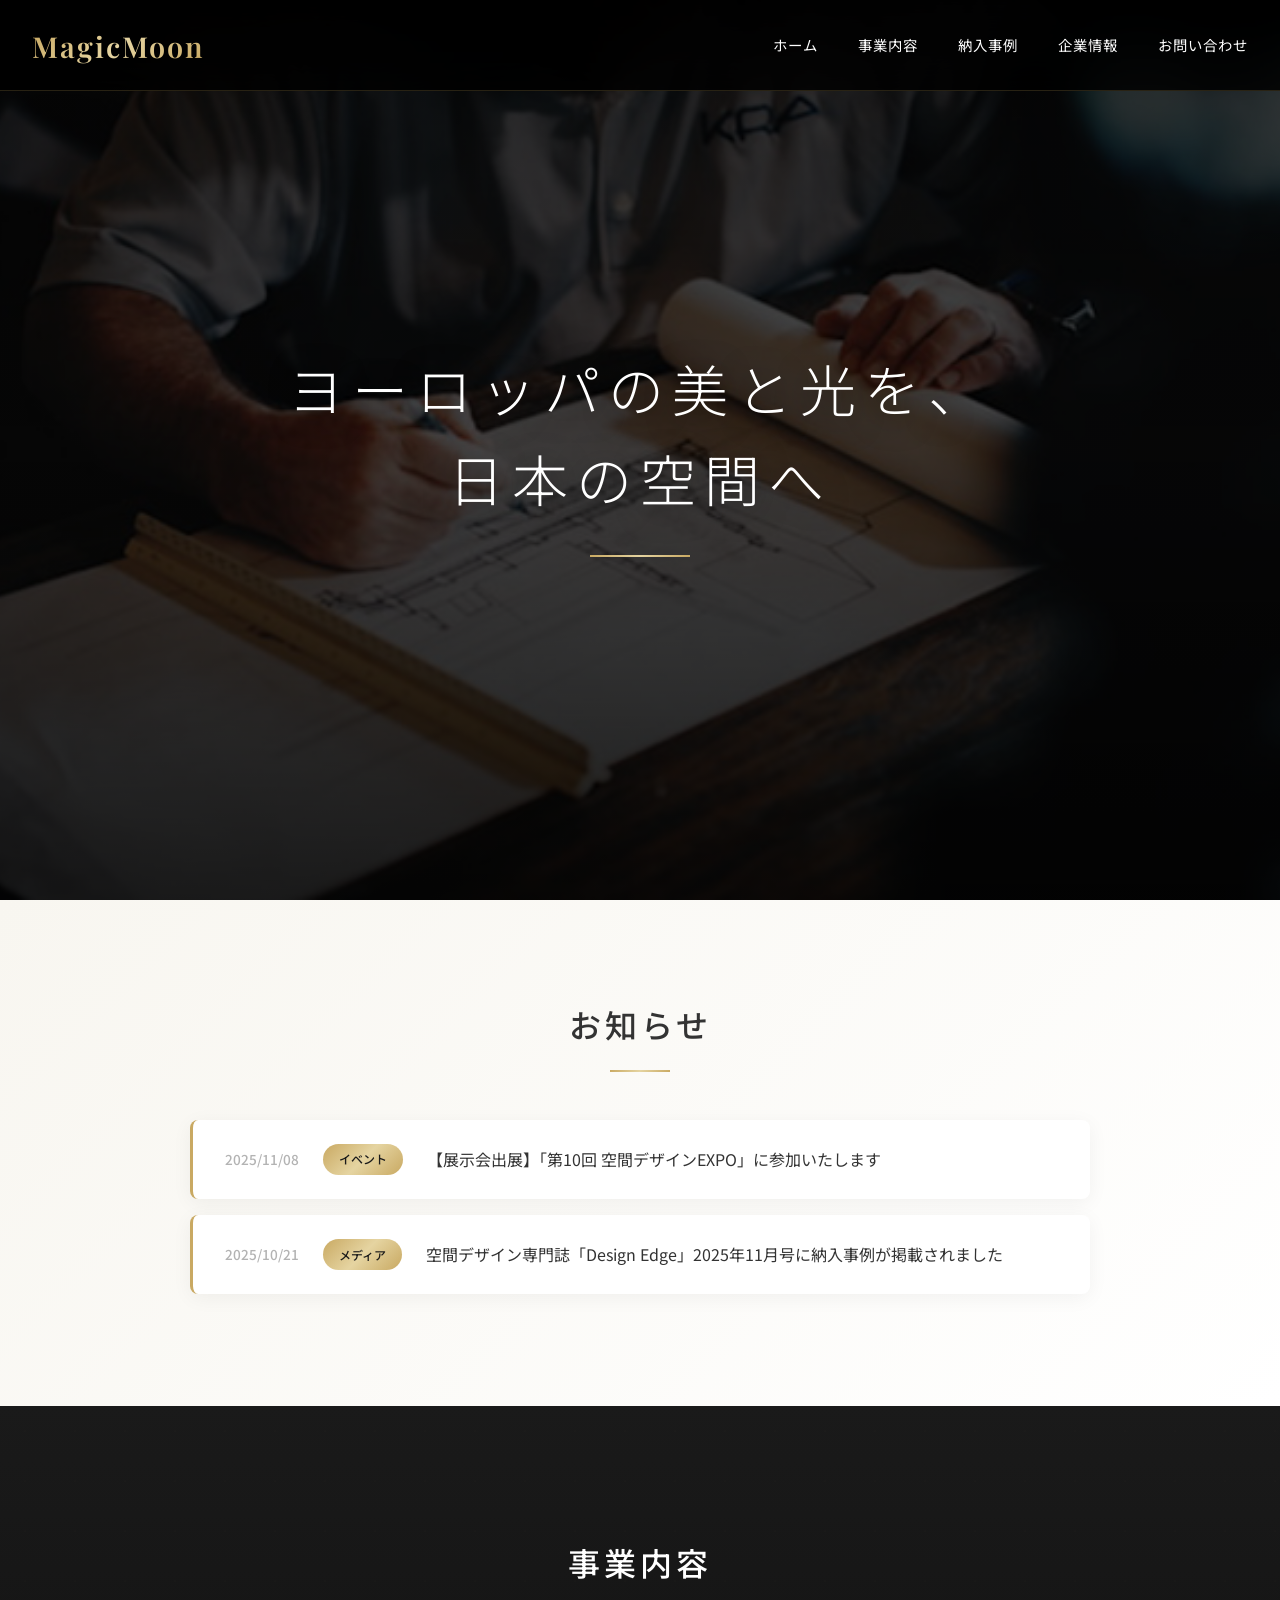
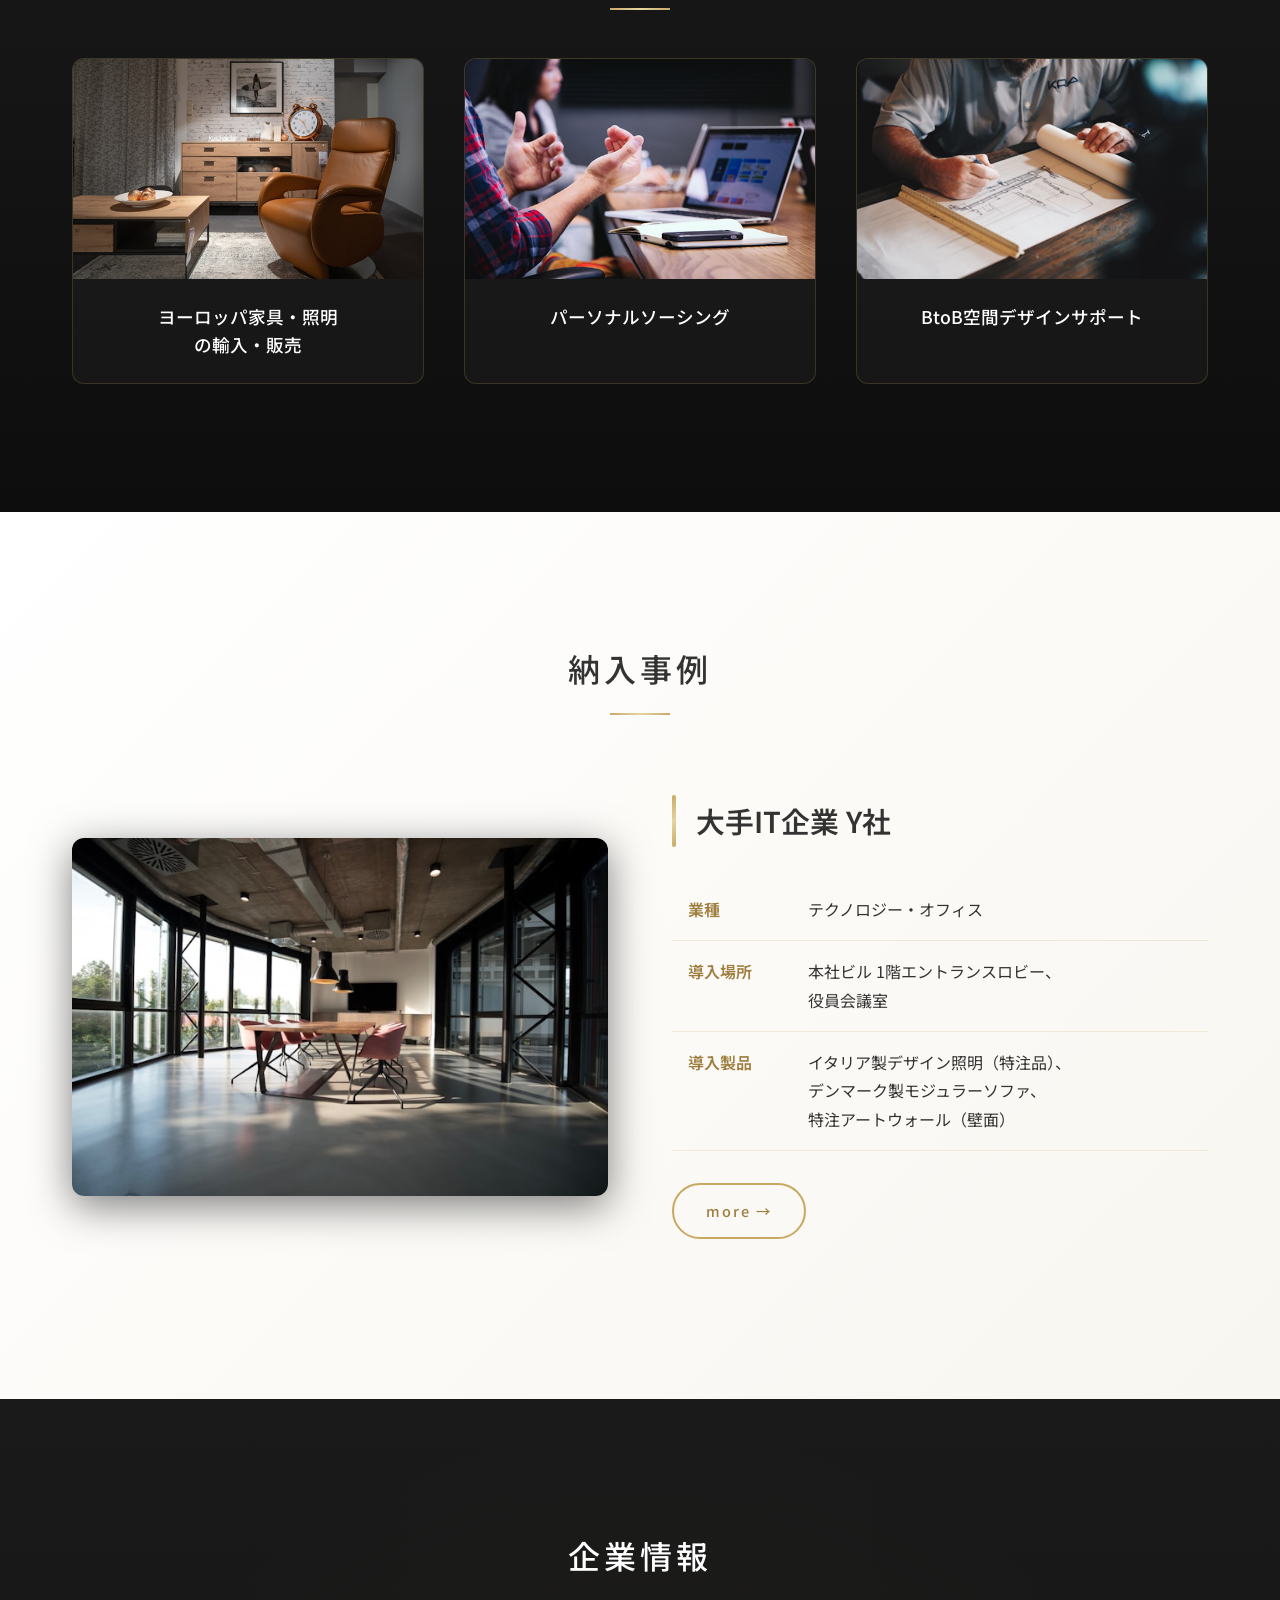
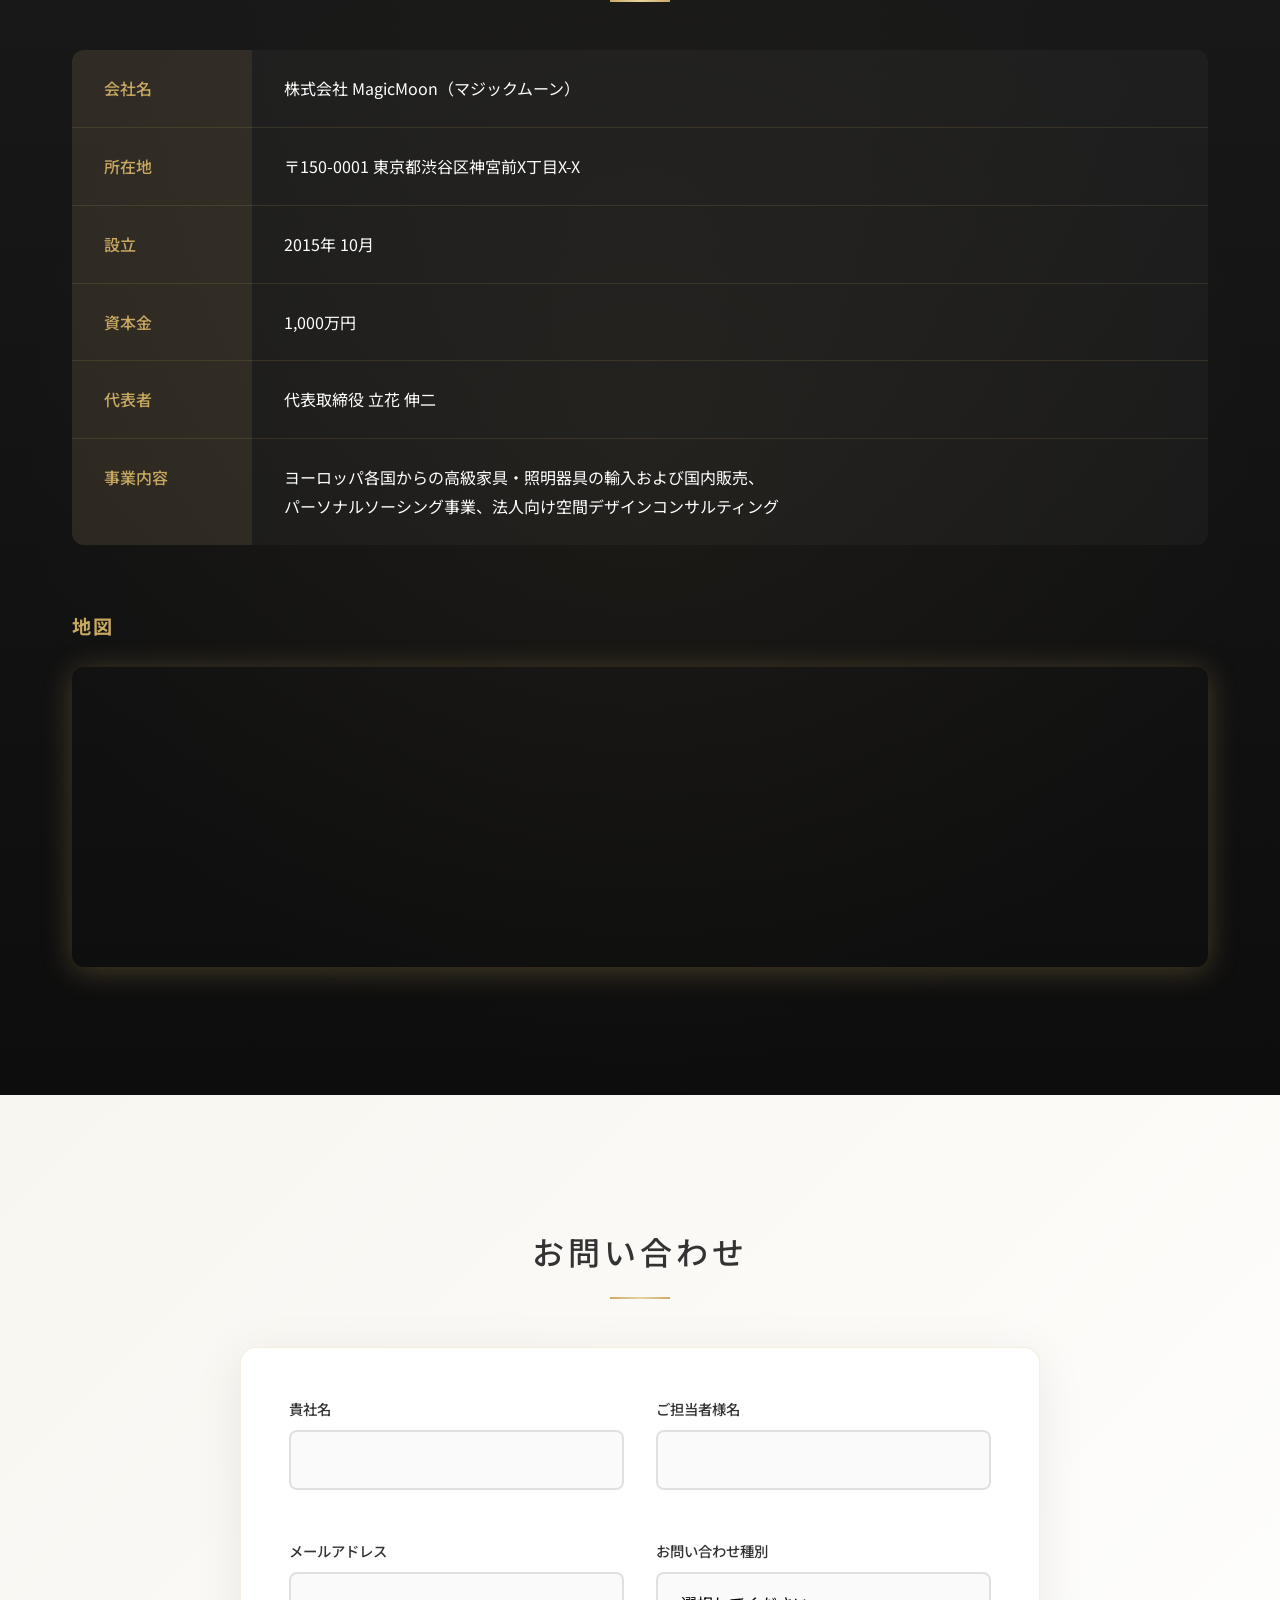
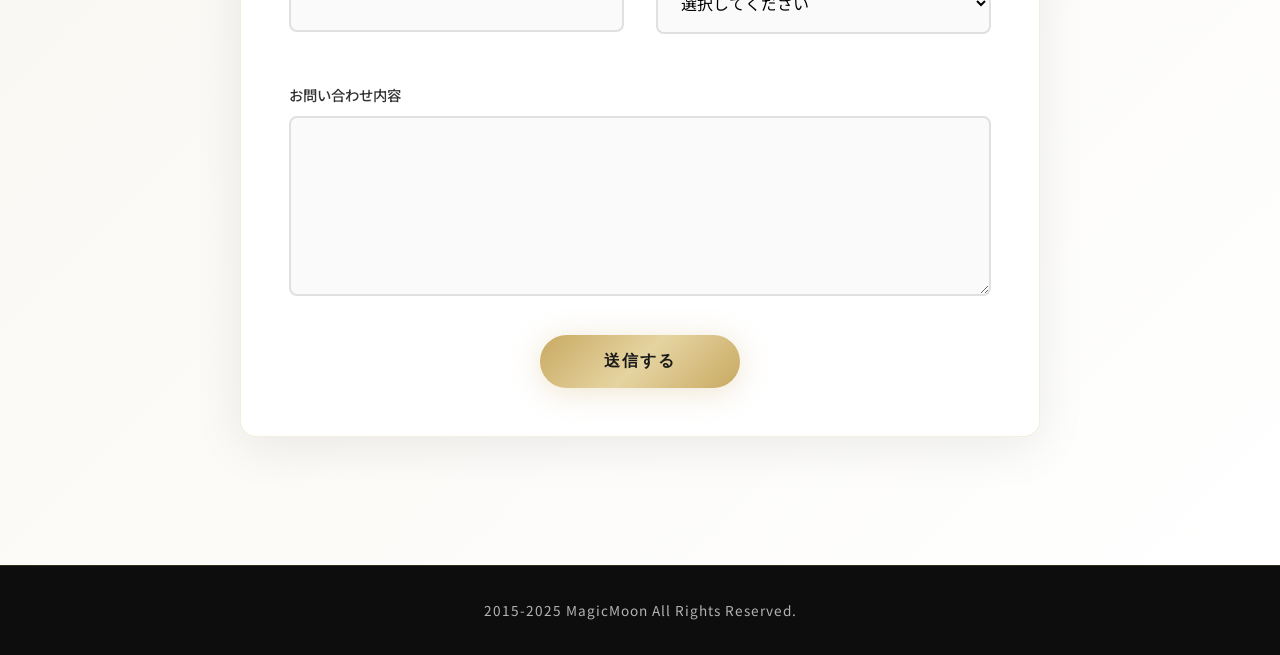
<file: index.html>
<!DOCTYPE html>
<!--
  ============================================================
  MagicMoon コーポレートサイト - トップページ
  ============================================================
  このファイルはWebサイトの「玄関」となるトップページです。
  HTMLは「HyperText Markup Language」の略で、
  Webページの「骨組み（構造）」を作るための言語です。
  ※ <!DOCTYPE html> は「これはHTML5で書かれた文書ですよ」という宣言です。

  初学者向けの読み方:
  1. <head> で CSS・フォント・アイコンなどの読み込みを確認する
  2. <header> と <nav> で、サイト共通の上部メニュー構造を見る
  3. <section> ごとに「ヒーロー」「お知らせ」「事業内容」などの役割を追う
  4. class 名が css/style.css、id 名が js/main.js とつながる点を確認する
  ============================================================
-->

<!-- lang="ja" は「このページの言語は日本語です」という指定。検索エンジンや読み上げソフトに伝わります -->
<html lang="ja">

<!-- =================================================================
     <head>タグ：ページの「設定情報」を書く場所
     ここに書いた内容はブラウザに表示されません。
     文字コード、タイトル、CSS読み込みなど「裏方」の情報を入れます。
     ================================================================= -->
<head>
    <!-- charset="UTF-8"：文字化けを防ぐための文字コード指定（日本語を扱うので必須） -->
    <meta charset="UTF-8">

    <!-- viewport設定：スマホ・タブレットで正しく表示するためのおまじない
         width=device-width   → 画面幅に合わせる
         initial-scale=1.0    → 初期表示の拡大率を等倍にする -->
    <meta name="viewport" content="width=device-width, initial-scale=1.0">

    <!-- <title>：ブラウザのタブに表示されるページ名（検索結果にも表示される重要な要素） -->
    <title>MagicMoon | ヨーロッパの美と光を、日本の空間へ</title>

    <!-- ファビコン：ブラウザのタブやブックマークに表示される小さなアイコン -->
    <link rel="icon" type="image/svg+xml" href="favicon.svg">

    <!-- 自作のCSSファイルを読み込む（見た目・デザインを担当する） -->
    <link rel="stylesheet" href="css/style.css">

    <!-- Google Fontsからおしゃれなフォントを読み込む
         Noto Sans JP    → 日本語用のすっきりしたフォント
         Playfair Display → ロゴなどに使う高級感のある英字フォント -->
    <link href="https://fonts.googleapis.com/css2?family=Noto+Sans+JP:wght@300;400;500;700&family=Playfair+Display:wght@400;600&display=swap" rel="stylesheet">

    <!-- Font Awesome：アイコン（矢印や虫眼鏡など）を簡単に使えるライブラリ -->
    <link rel="stylesheet" href="https://cdn.jsdelivr.net/npm/@fortawesome/fontawesome-free@6.4.0/css/all.min.css">
</head>

<!-- =================================================================
     <body>タグ：実際にブラウザに表示される「中身」を書く場所
     ここから下に書いた内容がユーザーの目に見えます。
     ================================================================= -->
<body>

    <!-- =========================================================
         ヘッダー（ページの一番上に固定表示される帯）
         <header>はHTML5で追加された「ヘッダー専用」のタグです。
         ロゴやナビゲーションメニューを入れるのが一般的。
         ========================================================= -->
    <header class="header">
        <div class="header-inner">

            <!-- ロゴ（サイト名）。<h1>はページの中で最も重要な見出し
                 トップページではサイト名を<h1>にするのがSEOで有利 -->
            <h1 class="logo">
                <a href="index.html">MagicMoon</a>
            </h1>

            <!-- ナビゲーション（メニュー）：<nav>はメニュー専用タグ
                 id="nav" はJavaScriptから操作するための目印 -->
            <nav class="nav" id="nav">
                <!-- <ul>は順序のないリスト（箇条書き）。<li>がその項目 -->
                <ul class="nav-list">
                    <li><a href="index.html">ホーム</a></li>
                    <!-- href="#business" のように#から始まるリンクはページ内ジャンプ
                         (idが"business"の場所までスクロールする) -->
                    <li><a href="#business">事業内容</a></li>
                    <li><a href="case.html">納入事例</a></li>
                    <li><a href="#company">企業情報</a></li>
                    <li><a href="#contact">お問い合わせ</a></li>
                </ul>
            </nav>

            <!-- ハンバーガーメニュー（スマホ用の3本線ボタン）
                 普段は隠れていて、画面が狭い時だけ表示されます
                 aria-label：目が見えないユーザー向けの説明（読み上げソフトが読む） -->
            <button class="hamburger" id="hamburger" aria-label="メニューを開く">
                <!-- <span>×3で3本の横線を表現（CSSでアニメーションさせる） -->
                <span></span>
                <span></span>
                <span></span>
            </button>
        </div>
    </header>

    <!-- =========================================================
         メインビジュアル（ヒーローセクション）
         ページを開いて最初に目に入る、大きな画像とキャッチコピーの部分。
         「ヒーロー」とはWeb業界の用語で「主役」という意味。
         ========================================================= -->
    <section class="hero">
        <!-- 背景画像を絶対配置で敷く -->
        <div class="hero-bg">
            <!-- alt属性：画像が表示できないときに代わりに表示される文字
                 視覚障害者向けの読み上げにも使われる重要な情報 -->
            <img src="image/BtoB空間デザインサポート.jpg" alt="設計図を描く職人">
        </div>
        <!-- 背景の上に重ねるテキスト -->
        <div class="hero-content">
            <!-- <br>は強制改行。スマホでも改行位置を制御したいときに使う -->
            <h2 class="hero-title">ヨーロッパの美と光を、<br>日本の空間へ</h2>
        </div>
    </section>

    <!-- =========================================================
         お知らせセクション
         新着情報やお知らせを表示する領域
         ========================================================= -->
    <section class="news">
        <!-- container：横幅を制限して中央寄せするための共通クラス -->
        <div class="container">
            <h2 class="section-title">お知らせ</h2>
            <ul class="news-list">

                <!-- お知らせ1件分。日付・カテゴリ・本文の3要素で構成 -->
                <li class="news-item">
                    <span class="news-date">2025/11/08</span>
                    <span class="news-category">イベント</span>
                    <p class="news-text">【展示会出展】「第10回 空間デザインEXPO」に参加いたします</p>
                </li>

                <li class="news-item">
                    <span class="news-date">2025/10/21</span>
                    <span class="news-category">メディア</span>
                    <p class="news-text">空間デザイン専門誌「Design Edge」2025年11月号に納入事例が掲載されました</p>
                </li>

            </ul>
        </div>
    </section>

    <!-- =========================================================
         事業内容セクション
         id="business" → ヘッダーの「事業内容」リンクからジャンプしてくる場所
         ========================================================= -->
    <section class="business" id="business">
        <div class="container">
            <h2 class="section-title">事業内容</h2>

            <!-- 3つの事業を横並びカードで表示する -->
            <div class="business-list">

                <!-- 事業カード1：ヨーロッパ家具・照明 -->
                <div class="business-item">
                    <div class="business-image">
                        <img src="image/ヨーロッパ家具.jpg" alt="ヨーロッパ家具・照明">
                    </div>
                    <h3 class="business-title">ヨーロッパ家具・照明<br>の輸入・販売</h3>
                </div>

                <!-- 事業カード2：パーソナルソーシング -->
                <div class="business-item">
                    <div class="business-image">
                        <img src="image/パーソナルソーシング.jpg" alt="パーソナルソーシング">
                    </div>
                    <h3 class="business-title">パーソナルソーシング</h3>
                </div>

                <!-- 事業カード3：BtoB空間デザインサポート -->
                <div class="business-item">
                    <div class="business-image">
                        <img src="image/BtoB空間デザインサポート.jpg" alt="BtoB空間デザインサポート">
                    </div>
                    <h3 class="business-title">BtoB空間デザインサポート</h3>
                </div>

            </div>
        </div>
    </section>

    <!-- =========================================================
         納入事例セクション（トップページの抜粋版）
         詳細はcase.htmlへ誘導する
         ========================================================= -->
    <section class="case" id="case">
        <div class="container">
            <h2 class="section-title">納入事例</h2>

            <!-- 左に画像、右に情報の2カラム構成（CSS Gridで横並びにする） -->
            <div class="case-content">

                <!-- 左側：事例の写真 -->
                <div class="case-image">
                    <img src="image/納⼊事例Y社.jpg" alt="大手IT企業 Y社 納入事例">
                </div>

                <!-- 右側：会社名・詳細表・もっと見るボタン -->
                <div class="case-info">
                    <h3 class="case-company">大手IT企業 Y社</h3>

                    <!-- <table>：データを表形式で見せる
                         <tr>=行(row)、<th>=見出しセル、<td>=データセル -->
                    <table class="case-table">
                        <tr>
                            <th>業種</th>
                            <td>テクノロジー・オフィス</td>
                        </tr>
                        <tr>
                            <th>導入場所</th>
                            <td>本社ビル 1階エントランスロビー、<br>役員会議室</td>
                        </tr>
                        <tr>
                            <th>導入製品</th>
                            <td>イタリア製デザイン照明（特注品）、<br>デンマーク製モジュラーソファ、<br>特注アートウォール（壁面）</td>
                        </tr>
                    </table>

                    <!-- 詳細ページへのリンク（→マークはCSSではなく文字として書いている） -->
                    <a href="case.html" class="btn-more">more →</a>
                </div>

            </div>
        </div>
    </section>

    <!-- =========================================================
         企業情報セクション
         会社の基本情報と地図を表示する
         ========================================================= -->
    <section class="company" id="company">
        <div class="container">
            <h2 class="section-title">企業情報</h2>

            <!-- スマホで表が画面からはみ出した時に横スクロールできるようラップしておく -->
            <div class="company-table-wrapper">
                <table class="company-table">
                    <tr>
                        <th>会社名</th>
                        <td>株式会社 MagicMoon（マジックムーン）</td>
                    </tr>
                    <tr>
                        <th>所在地</th>
                        <td>〒150-0001 東京都渋谷区神宮前X丁目X-X</td>
                    </tr>
                    <tr>
                        <th>設立</th>
                        <td>2015年 10月</td>
                    </tr>
                    <tr>
                        <th>資本金</th>
                        <td>1,000万円</td>
                    </tr>
                    <tr>
                        <th>代表者</th>
                        <td>代表取締役 立花 伸二</td>
                    </tr>
                    <tr>
                        <th>事業内容</th>
                        <td>ヨーロッパ各国からの高級家具・照明器具の輸入および国内販売、<br>パーソナルソーシング事業、法人向け空間デザインコンサルティング</td>
                    </tr>
                </table>
            </div>

            <!-- 地図エリア -->
            <div class="map">
                <h3 class="map-title">地図</h3>
                <div class="map-embed">
                    <!-- <iframe>：別のWebページを枠の中に埋め込むタグ
                         ここではGoogle Mapsを埋め込んでいる
                         loading="lazy" → 画面に表示される直前に読み込む（表示速度UP） -->
                    <iframe src="https://www.google.com/maps/embed?pb=!1m18!1m12!1m3!1d3241.0924034423!2d139.70254731525882!3d35.66778798019773!2m3!1f0!2f0!3f0!3m2!1i1024!2i768!4f13.1!3m3!1m2!1s0x60188ca23a8e96a7%3A0x1d5c5c8d5a6e2e0!2z5p2x5Lqs6YO95riL6LC35Yy656We5a6u5YmN!5e0!3m2!1sja!2sjp!4v1699000000000!5m2!1sja!2sjp" width="100%" height="300" style="border:0;" allowfullscreen="" loading="lazy" referrerpolicy="no-referrer-when-downgrade"></iframe>
                </div>
            </div>
        </div>
    </section>

    <!-- =========================================================
         お問い合わせセクション
         <form>でユーザーから情報を受け取る部分
         ========================================================= -->
    <section class="contact" id="contact">
        <div class="container">
            <h2 class="section-title">お問い合わせ</h2>

            <!-- <form>：入力フォーム全体を囲むタグ
                 id="contactForm" はJavaScriptから送信処理をフックするための目印 -->
            <form class="contact-form" id="contactForm">

                <!-- 1行目：貴社名 と 担当者名 を横並び -->
                <div class="form-row">
                    <!-- form-group：ラベルと入力欄をセットにする単位 -->
                    <div class="form-group">
                        <!-- <label for="〇〇"> と <input id="〇〇"> を一致させると
                             ラベルクリックで入力欄にカーソルが移る -->
                        <label for="company-name">貴社名</label>
                        <!-- type="text" → 文字を1行入力できる
                             required → 未入力だと送信できない（ブラウザの標準機能） -->
                        <input type="text" id="company-name" name="company-name" required>
                    </div>
                    <div class="form-group">
                        <label for="name">ご担当者様名</label>
                        <input type="text" id="name" name="name" required>
                    </div>
                </div>

                <!-- 2行目：メールアドレス と お問い合わせ種別 -->
                <div class="form-row">
                    <div class="form-group">
                        <label for="email">メールアドレス</label>
                        <!-- type="email" → メアド形式じゃないと警告が出る -->
                        <input type="email" id="email" name="email" required>
                    </div>
                    <div class="form-group">
                        <label for="inquiry-type">お問い合わせ種別</label>
                        <!-- <select>：プルダウン式の選択肢
                             <option>がそれぞれの選択肢 -->
                        <select id="inquiry-type" name="inquiry-type" required>
                            <option value="">選択してください</option>
                            <option value="service">サービス全般に関するご相談</option>
                            <option value="case">納入事例・実績に関するお問い合わせ</option>
                            <option value="sourcing">パーソナルソーシングのご依頼</option>
                            <option value="media">取材・メディア掲載に関するお問い合わせ</option>
                            <option value="other">その他</option>
                        </select>
                    </div>
                </div>

                <!-- お問い合わせ内容（1行ぶち抜きで広く取る） -->
                <div class="form-group full-width">
                    <label for="message">お問い合わせ内容</label>
                    <!-- <textarea>：複数行のテキスト入力欄
                         rows="6" → 初期表示の高さを6行ぶんにする -->
                    <textarea id="message" name="message" rows="6" required></textarea>
                </div>

                <!-- 送信ボタン
                     type="submit" → クリックでフォームを送信する -->
                <div class="form-submit">
                    <button type="submit" class="btn-submit">送信する</button>
                </div>
            </form>
        </div>
    </section>

    <!-- =========================================================
         フッター（ページ最下部）
         <footer>はHTML5で追加された「フッター専用」のタグ
         ========================================================= -->
    <footer class="footer">
        <p class="copyright">2015-2025 MagicMoon All Rights Reserved.</p>
    </footer>

    <!-- JavaScriptファイルの読み込み
         </body>の直前に置くことで、HTMLの読み込みが終わってから実行される
         （ページの表示が早くなる定番テクニック） -->
    <script src="js/main.js"></script>
</body>
</html>
</file>
<file: css/style.css>
/* ============================================================
   MagicMoon - メインスタイルシート（CSSファイル）
   ============================================================
   CSSは「Cascading Style Sheets」の略で、
   HTMLで作った骨組みに「色・大きさ・配置」などの装飾を付ける言語です。
   セレクタ { プロパティ: 値; } の形で書きます。

   このファイルではゴールド×ブラックの「高級感」を演出する
   ラグジュアリースタイルを実装しています。

   初学者向けの読み方:
     1. :root の CSS変数で、色・影・フォントをどう管理しているか見る
     2. header / hero / business / case / contact など、HTMLのsection単位で読む
     3. .active や .scrolled は JavaScript が付け外しする状態クラスとして見る
     4. ファイル後半の @media で、スマホ表示への上書き方法を確認する
   ============================================================ */


/* ============================================================
   カスタムプロパティ（CSS変数）
   ------------------------------------------------------------
   :root は「HTML全体のルート要素」のこと。
   ここで --変数名: 値; と書くと、後から var(--変数名) で呼び出せます。
   色やフォントサイズを一括管理できるので、修正がラク！
   ============================================================ */
:root {
    /* メインカラー：ゴールド系の3色（明るい・標準・暗い） */
    --primary-gold: #c9a962;        /* 標準ゴールド */
    --primary-gold-light: #e5d4a1;  /* 明るいゴールド（ハイライト用） */
    --primary-gold-dark: #9e7e3e;   /* 暗いゴールド（文字や枠線用） */

    /* 背景色（黒系） */
    --dark-bg: #1a1a1a;             /* 標準の暗い背景 */
    --darker-bg: #0d0d0d;           /* さらに暗い背景（フッターなど） */

    /* 文字色 */
    --text-light: #ffffff;          /* 白（暗い背景の上に使う） */
    --text-gray: #b3b3b3;           /* グレー（補助的な文字） */
    --text-dark: #333333;           /* 濃いグレー（明るい背景の上に使う） */

    /* グラデーション（複数色がなめらかに変化する効果） */
    --accent-gradient: linear-gradient(135deg, #c9a962 0%, #e5d4a1 50%, #c9a962 100%);
    --dark-gradient: linear-gradient(180deg, #1a1a1a 0%, #0d0d0d 100%);

    /* 半透明の黒（オーバーレイ用） */
    --overlay-dark: rgba(0, 0, 0, 0.7);

    /* 影の設定（ゴールド色の柔らかい光・濃い影） */
    --shadow-gold: 0 4px 30px rgba(201, 169, 98, 0.3);
    --shadow-dark: 0 10px 40px rgba(0, 0, 0, 0.5);

    /* アニメーションの基本設定（0.4秒かけて滑らかに変化） */
    --transition-smooth: all 0.4s cubic-bezier(0.4, 0, 0.2, 1);

    /* 文字サイズの基準（1rem = 16px） */
    --font-size-base: 1rem;
}


/* ============================================================
   全要素共通のリセット
   ------------------------------------------------------------
   * は「すべての要素」を意味するセレクタ。
   ::before / ::after は擬似要素（後述）にも適用するための指定。
   ブラウザごとの初期スタイルを揃えるために、
   margin（外側余白）とpadding（内側余白）を0にし、
   box-sizing を border-box にすることで、
   width: 100% を指定したときに padding と border を含めた幅にできます。
   ============================================================ */
*, *::before, *::after {
    margin: 0;
    padding: 0;
    box-sizing: border-box;
}

/* HTMLルート要素の設定 */
html {
    font-size: 16px;          /* 1rem = 16px の基準 */
    scroll-behavior: smooth;  /* ページ内リンクを滑らかにスクロール */
}

/* body（ページ本体）の基本スタイル */
body {
    font-family: 'Noto Sans JP', sans-serif; /* 日本語向けフォント */
    font-size: var(--font-size-base);
    line-height: 1.8;                         /* 行の高さ（読みやすさ向上） */
    color: var(--text-dark);                  /* 標準の文字色 */
    background-color: #fafafa;                /* ほぼ白の背景 */
    overflow-x: hidden;                       /* 横スクロールバーを非表示 */
}

/* 画像が親要素からはみ出さないようにする */
img {
    max-width: 100%;  /* 親より大きくならない */
    height: auto;     /* 縦横比を維持 */
    display: block;   /* 下部の謎の隙間を消す */
}

/* リンクの基本スタイル */
a {
    text-decoration: none;          /* 下線を消す */
    color: inherit;                 /* 親要素の色を引き継ぐ */
    transition: var(--transition-smooth); /* ホバー時にふわっと変化 */
}

/* リスト（ul）の点を消す */
ul {
    list-style: none;
}

/* 中央寄せ＆最大幅を指定する共通コンテナ */
.container {
    max-width: 1200px;     /* 1200pxまで広がる */
    margin: 0 auto;        /* 左右の余白を均等にして中央寄せ */
    padding: 0 2rem;       /* 左右に余白を取って画面端に詰めない */
}


/* ============================================================
   ヘッダー（ページ最上部の固定メニュー）
   ============================================================ */
.header {
    position: fixed;       /* 画面に固定（スクロールしても動かない） */
    top: 0;                /* 上端に配置 */
    left: 0;
    width: 100%;
    z-index: 1000;         /* 他の要素より前面に表示（数値が大きいほど前） */
    /* 半透明の黒グラデーション（ガラスのような表現） */
    background: linear-gradient(180deg, rgba(0, 0, 0, 0.95) 0%, rgba(0, 0, 0, 0.85) 100%);
    backdrop-filter: blur(20px);          /* 背景をぼかす（すりガラス効果） */
    -webkit-backdrop-filter: blur(20px);  /* Safari用のベンダープレフィックス */
    border-bottom: 1px solid rgba(201, 169, 98, 0.2); /* 下部に薄いゴールドのライン */
    transition: var(--transition-smooth);
}

/* スクロール後のヘッダー（JSで .scrolled クラスを付与する） */
.header.scrolled {
    background: rgba(0, 0, 0, 0.98);  /* より不透明にしてくっきり */
    box-shadow: var(--shadow-gold);    /* ゴールドの影を追加 */
}

/* ヘッダーの内側（ロゴ・ナビ・ハンバーガーを横並びにする） */
.header-inner {
    display: flex;                    /* Flexboxで横並びに */
    justify-content: space-between;   /* 両端寄せ（ロゴ←→メニュー） */
    align-items: center;              /* 縦方向中央揃え */
    padding: 1rem 2rem;
    max-width: 1400px;
    margin: 0 auto;
}

/* ロゴ（サイト名）のスタイル */
.logo a {
    font-family: 'Playfair Display', serif;  /* セリフ体で高級感UP */
    font-size: 1.8rem;
    font-weight: 600;
    /* グラデーションを文字色にする裏ワザ */
    background: var(--accent-gradient);
    -webkit-background-clip: text;
    -webkit-text-fill-color: transparent; /* 文字を透明にして背景が見える */
    background-clip: text;
    letter-spacing: 2px;       /* 文字間隔を広げる */
    position: relative;        /* ::after の位置基準にする */
}

/* ロゴホバー時に下から線が伸びるアニメーション */
.logo a::after {
    content: '';                          /* 擬似要素は content 必須 */
    position: absolute;
    bottom: -5px;
    left: 0;
    width: 100%;
    height: 1px;
    background: var(--accent-gradient);
    transform: scaleX(0);                 /* 初期は横幅0（見えない） */
    transition: var(--transition-smooth);
}

.logo a:hover::after {
    transform: scaleX(1);  /* ホバーで横幅100%（線が伸びる） */
}

/* ナビゲーションリスト（メニュー項目を横並び） */
.nav-list {
    display: flex;
    gap: 2.5rem;       /* 各リンク間の余白 */
}

.nav-list a {
    color: var(--text-light);
    font-size: 0.9rem;
    font-weight: 400;
    letter-spacing: 1px;
    position: relative;
    padding: 0.5rem 0;
}

/* ナビリンクの下に出る、左右に伸びる下線アニメーション */
.nav-list a::before {
    content: '';
    position: absolute;
    bottom: 0;
    left: 50%;             /* 中央から伸びるように */
    width: 0;
    height: 2px;
    background: var(--accent-gradient);
    transition: var(--transition-smooth);
    transform: translateX(-50%); /* X座標を-50%ずらして左右中央に */
}

/* ホバー時、または現在ページ(.active)で下線を表示 */
.nav-list a:hover::before,
.nav-list a.active::before {
    width: 100%;
}

.nav-list a:hover,
.nav-list a.active {
    color: var(--primary-gold);
}


/* ============================================================
   ハンバーガーメニュー（スマホ用の3本線ボタン）
   ============================================================ */
.hamburger {
    display: none;             /* PCでは非表示（後でメディアクエリで表示） */
    flex-direction: column;
    justify-content: space-between;
    width: 30px;
    height: 22px;
    background: transparent;   /* 透明（ボタンの枠を消す） */
    border: none;
    cursor: pointer;           /* カーソルが指マークに */
    padding: 0;
    z-index: 1001;             /* ナビより前面に */
}

/* 3本線（<span>×3）の各線 */
.hamburger span {
    display: block;
    width: 100%;
    height: 2px;
    background: var(--accent-gradient);
    border-radius: 2px;
    transition: var(--transition-smooth);
}

/* メニュー開時：3本線が「×」に変身するアニメーション */
.hamburger.active span:nth-child(1) {
    transform: rotate(45deg) translate(7px, 7px);  /* 上の線を斜めに */
}
.hamburger.active span:nth-child(2) {
    opacity: 0;                                     /* 真ん中の線を消す */
}
.hamburger.active span:nth-child(3) {
    transform: rotate(-45deg) translate(7px, -7px); /* 下の線を逆斜めに */
}


/* ============================================================
   メインビジュアル（ヒーローセクション）
   ============================================================ */
.hero {
    position: relative;
    height: 100vh;             /* 画面の高さいっぱい（vh = viewport height） */
    min-height: 600px;         /* 最低でも600pxは確保 */
    display: flex;
    align-items: center;
    justify-content: center;
    overflow: hidden;          /* はみ出した内容は隠す */
}

/* ヒーロー背景画像 */
.hero-bg {
    position: absolute;        /* 親(.hero)を基準に絶対配置 */
    top: 0;
    left: 0;
    width: 100%;
    height: 100%;
    z-index: -1;               /* 背景なのでテキストの後ろに */
}

.hero-bg img {
    width: 100%;
    height: 100%;
    object-fit: cover;         /* 画像を切り抜いて全面に表示 */
    filter: brightness(0.4);   /* 画像を暗くする（文字を見やすく） */
}

/* 背景画像の上に重ねる暗いグラデーション（コントラスト強化） */
.hero-bg::after {
    content: '';
    position: absolute;
    top: 0;
    left: 0;
    width: 100%;
    height: 100%;
    background: linear-gradient(
        180deg,
        rgba(0, 0, 0, 0.5) 0%,   /* 上：濃い */
        rgba(0, 0, 0, 0.3) 50%,  /* 中：薄い */
        rgba(0, 0, 0, 0.7) 100%  /* 下：さらに濃い */
    );
}

/* ヒーロー内のテキスト */
.hero-content {
    text-align: center;
    z-index: 1;
    padding: 0 2rem;
    animation: fadeInUp 1.2s ease-out;  /* 下からふわっと表示 */
}

.hero-title {
    font-family: 'Noto Sans JP', sans-serif;
    /* clamp(最小, 推奨, 最大)：画面幅に応じて文字サイズが自動調整される */
    font-size: clamp(2rem, 5vw, 3.5rem);
    font-weight: 300;
    color: var(--text-light);
    letter-spacing: 8px;
    line-height: 1.6;
    text-shadow: 0 4px 30px rgba(0, 0, 0, 0.5);  /* 文字に影 */
}

/* タイトル下の装飾線 */
.hero-title::after {
    content: '';
    display: block;
    width: 100px;
    height: 2px;
    background: var(--accent-gradient);
    margin: 2rem auto 0;
}

/* @keyframes：アニメーションの動きを定義する
   from が開始時、to が終了時の状態 */
@keyframes fadeInUp {
    from {
        opacity: 0;                       /* 透明 */
        transform: translateY(40px);      /* 下に40pxずらした位置 */
    }
    to {
        opacity: 1;                       /* 不透明 */
        transform: translateY(0);         /* 元の位置 */
    }
}


/* ============================================================
   セクション共通の見出しスタイル
   ============================================================ */
.section-title {
    font-family: 'Noto Sans JP', sans-serif;
    font-size: clamp(1.5rem, 3vw, 2rem);
    font-weight: 500;
    text-align: center;
    margin-bottom: 3rem;
    position: relative;
    letter-spacing: 4px;
}

/* セクションタイトル下のゴールド線 */
.section-title::after {
    content: '';
    display: block;
    width: 60px;
    height: 2px;
    background: var(--accent-gradient);
    margin: 1rem auto 0;
}


/* ============================================================
   お知らせセクション
   ============================================================ */
.news {
    padding: 6rem 0;  /* 上下に大きく余白 */
    background: linear-gradient(135deg, #f8f6f0 0%, #ffffff 100%);
}

.news-list {
    max-width: 900px;
    margin: 0 auto;   /* 中央寄せ */
}

/* お知らせ1件のカード */
.news-item {
    display: flex;
    flex-wrap: wrap;            /* 画面が狭いと折り返す */
    align-items: center;
    gap: 1.5rem;
    padding: 1.5rem 2rem;
    background: white;
    border-radius: 8px;          /* 角を丸く */
    margin-bottom: 1rem;
    box-shadow: 0 4px 20px rgba(0, 0, 0, 0.05); /* 薄い影で浮かせる */
    transition: var(--transition-smooth);
    border-left: 3px solid var(--primary-gold); /* 左に金の縦線 */
}

/* ホバー時に右にスライドして影を強める */
.news-item:hover {
    transform: translateX(10px);
    box-shadow: var(--shadow-gold);
}

.news-date {
    font-size: 0.85rem;
    color: var(--text-gray);
    font-weight: 500;
}

/* カテゴリ（タグ）のバッジ風デザイン */
.news-category {
    font-size: 0.75rem;
    padding: 0.3rem 1rem;
    background: var(--accent-gradient);
    color: var(--dark-bg);
    border-radius: 20px;        /* 完全な角丸（ピル型） */
    font-weight: 500;
}

.news-text {
    flex: 1;                    /* 残り幅をすべて使う */
    font-size: var(--font-size-base);
    color: var(--text-dark);
    min-width: 200px;
}


/* ============================================================
   事業内容セクション
   ============================================================ */
.business {
    padding: 8rem 0;
    background: var(--dark-gradient);  /* 黒のグラデーション背景 */
    position: relative;
    overflow: hidden;
}

/* 背景にうっすらドット模様を敷く（SVGをbase64で埋め込み） */
.business::before {
    content: '';
    position: absolute;
    top: 0;
    left: 0;
    width: 100%;
    height: 100%;
    background: url('data:image/svg+xml,<svg xmlns="http://www.w3.org/2000/svg" viewBox="0 0 100 100"><circle cx="50" cy="50" r="1" fill="rgba(201,169,98,0.1)"/></svg>');
    background-size: 50px 50px;
    opacity: 0.5;
}

/* 暗い背景なのでタイトルは白文字に上書き */
.business .section-title {
    color: var(--text-light);
}

/* 事業カードを3列グリッドで並べる */
.business-list {
    display: grid;
    grid-template-columns: repeat(3, 1fr);  /* 1fr=1等分。3つ均等配置 */
    gap: 2.5rem;
    position: relative;
    z-index: 1;
}

/* 事業カード本体 */
.business-item {
    background: rgba(255, 255, 255, 0.03);  /* ほぼ透明な白 */
    border: 1px solid rgba(201, 169, 98, 0.2);
    border-radius: 12px;
    overflow: hidden;
    transition: var(--transition-smooth);
    position: relative;
}

/* カード内に下から金色のグラデを重ねる装飾（ホバーで表示） */
.business-item::before {
    content: '';
    position: absolute;
    top: 0;
    left: 0;
    width: 100%;
    height: 100%;
    background: linear-gradient(180deg, transparent 0%, rgba(201, 169, 98, 0.1) 100%);
    opacity: 0;
    transition: var(--transition-smooth);
}

/* ホバー時：浮き上がる＋金色の枠＋影 */
.business-item:hover {
    transform: translateY(-10px);   /* 上に10px移動（浮く効果） */
    border-color: var(--primary-gold);
    box-shadow: var(--shadow-gold);
}

.business-item:hover::before {
    opacity: 1;
}

/* カード上部の画像領域 */
.business-image {
    height: 220px;
    overflow: hidden;
}

.business-image img {
    width: 100%;
    height: 100%;
    object-fit: cover;
    transition: var(--transition-smooth);
}

/* ホバー時に画像をズームイン */
.business-item:hover .business-image img {
    transform: scale(1.1);  /* 1.1倍に拡大 */
}

/* カード下部のタイトル領域 */
.business-title {
    padding: 1.5rem;
    text-align: center;
    font-size: 1.1rem;
    font-weight: 500;
    color: var(--text-light);
    line-height: 1.6;
    position: relative;
    z-index: 1;
}


/* ============================================================
   納入事例セクション（トップページ用）
   ============================================================ */
.case {
    padding: 8rem 0;
    background: linear-gradient(135deg, #ffffff 0%, #f8f6f0 100%);
}

/* 画像と情報を2カラムで並べる */
.case-content {
    display: grid;
    grid-template-columns: 1fr 1fr;  /* 半分ずつ */
    gap: 4rem;
    align-items: center;
}

/* 左側の画像エリア */
.case-image {
    position: relative;
    border-radius: 12px;
    overflow: hidden;
    box-shadow: var(--shadow-dark);
}

/* 画像の周りに少し離してゴールドの枠線を表示する装飾 */
.case-image::before {
    content: '';
    position: absolute;
    top: -10px;          /* 画像から10px外側に */
    left: -10px;
    width: calc(100% + 20px);  /* calc()で計算式を書ける */
    height: calc(100% + 20px);
    border: 2px solid var(--primary-gold);
    border-radius: 16px;
    z-index: -1;         /* 画像の後ろに */
    opacity: 0.5;
}

.case-image img {
    width: 100%;
    height: auto;
    transition: var(--transition-smooth);
}

/* ホバーで画像を少し拡大 */
.case-image:hover img {
    transform: scale(1.05);
}

/* 右側の情報エリア */
.case-info {
    padding: 2rem 0;
}

/* 会社名（左に金色の縦線アクセントを付ける） */
.case-company {
    font-size: 1.8rem;
    font-weight: 600;
    color: var(--text-dark);
    margin-bottom: 2rem;
    position: relative;
    padding-left: 1.5rem;
}

.case-company::before {
    content: '';
    position: absolute;
    left: 0;
    top: 0;
    width: 4px;
    height: 100%;
    background: var(--accent-gradient);
    border-radius: 2px;
}

/* 事例の詳細表 */
.case-table {
    width: 100%;
    border-collapse: collapse;  /* セル間のスキマをなくす */
    margin-bottom: 2rem;
}

.case-table th,
.case-table td {
    padding: 1rem;
    text-align: left;
    border-bottom: 1px solid rgba(201, 169, 98, 0.2); /* 下に薄い区切り線 */
    font-size: var(--font-size-base);
}

.case-table th {
    width: 120px;
    color: var(--primary-gold-dark);
    font-weight: 600;
    vertical-align: top;
}

.case-table td {
    color: var(--text-dark);
}

/* 「more →」ボタン（透明背景＋ゴールド枠） */
.btn-more {
    display: inline-flex;
    align-items: center;
    gap: 0.5rem;
    padding: 0.8rem 2rem;
    background: transparent;
    border: 2px solid var(--primary-gold);
    color: var(--primary-gold-dark);
    font-size: 0.9rem;
    font-weight: 500;
    letter-spacing: 2px;
    border-radius: 30px;        /* 完全な丸ボタン */
    transition: var(--transition-smooth);
}

/* ホバーで塗りつぶし＋右にスライド */
.btn-more:hover {
    background: var(--accent-gradient);
    color: var(--dark-bg);
    border-color: transparent;
    transform: translateX(5px);
}


/* ============================================================
   企業情報セクション
   ============================================================ */
.company {
    padding: 8rem 0;
    background: var(--dark-gradient);
    position: relative;
}

/* 中央にうっすら金色の光を放つ放射状グラデ */
.company::before {
    content: '';
    position: absolute;
    top: 0;
    left: 0;
    width: 100%;
    height: 100%;
    background: radial-gradient(ellipse at center, rgba(201, 169, 98, 0.05) 0%, transparent 70%);
}

.company .section-title {
    color: var(--text-light);
}

/* 表のラッパー（小さい画面で横スクロールできるように） */
.company-table-wrapper {
    overflow-x: auto;
    margin-bottom: 4rem;
    position: relative;
    z-index: 1;
}

/* 企業情報の表 */
.company-table {
    width: 100%;
    min-width: 800px;            /* 最低800pxの幅を確保（はみ出したらスクロール） */
    border-collapse: collapse;
    background: rgba(255, 255, 255, 0.03);
    border-radius: 12px;
    overflow: hidden;
}

/* 各行の下に薄いゴールドの区切り線 */
.company-table tr {
    border-bottom: 1px solid rgba(201, 169, 98, 0.15);
}

/* 最後の行だけは線を消す（テーブル末尾の二重線対策） */
.company-table tr:last-child {
    border-bottom: none;
}

.company-table th,
.company-table td {
    padding: 1.5rem 2rem;
    text-align: left;
    font-size: var(--font-size-base);
}

.company-table th {
    width: 180px;
    background: rgba(201, 169, 98, 0.1);  /* 見出し列に金の薄い帯 */
    color: var(--primary-gold);
    font-weight: 500;
    vertical-align: top;
}

.company-table td {
    color: var(--text-light);
}

/* 地図エリア */
.map {
    position: relative;
    z-index: 1;
}

.map-title {
    font-size: 1.2rem;
    color: var(--primary-gold);
    margin-bottom: 1.5rem;
    letter-spacing: 2px;
}

.map-embed {
    border-radius: 12px;
    overflow: hidden;
    box-shadow: var(--shadow-gold);
}

/* 埋め込み地図に少しグレースケールを掛けて雰囲気を統一 */
.map-embed iframe {
    display: block;
    filter: grayscale(20%) contrast(1.1);
}


/* ============================================================
   お問い合わせセクション
   ============================================================ */
.contact {
    padding: 8rem 0;
    background: linear-gradient(135deg, #f8f6f0 0%, #ffffff 100%);
}

.contact-form {
    max-width: 800px;
    margin: 0 auto;
    background: white;
    padding: 3rem;
    border-radius: 16px;
    box-shadow: 0 10px 50px rgba(0, 0, 0, 0.08);
    border: 1px solid rgba(201, 169, 98, 0.2);
}

/* 入力欄を2列に並べる行 */
.form-row {
    display: grid;
    grid-template-columns: repeat(2, 1fr);
    gap: 2rem;
    margin-bottom: 1.5rem;
}

/* ラベル＋入力欄1セット */
.form-group {
    margin-bottom: 1.5rem;
}

/* 横幅いっぱいの入力欄（メッセージ欄など） */
.form-group.full-width {
    grid-column: 1 / -1;  /* グリッドの1列目から最終列まで */
}

.form-group label {
    display: block;
    margin-bottom: 0.5rem;
    font-size: 0.9rem;
    font-weight: 500;
    color: var(--text-dark);
}

/* 入力欄の共通スタイル（input/select/textarea を一括で指定） */
.form-group input,
.form-group select,
.form-group textarea {
    width: 100%;
    padding: 1rem 1.2rem;
    font-size: var(--font-size-base);
    font-family: inherit;            /* 親と同じフォントを使う */
    border: 2px solid #e0e0e0;
    border-radius: 8px;
    background: #fafafa;
    transition: var(--transition-smooth);
}

/* フォーカス時（クリックして入力中）：枠を金色に */
.form-group input:focus,
.form-group select:focus,
.form-group textarea:focus {
    outline: none;                   /* デフォルトの青枠を消す */
    border-color: var(--primary-gold);
    background: white;
    box-shadow: 0 0 0 4px rgba(201, 169, 98, 0.1); /* 金色のうっすらした輪郭 */
}

/* メッセージ欄は縦方向のみリサイズ可能に */
.form-group textarea {
    resize: vertical;
    min-height: 150px;
}

.form-submit {
    text-align: center;
    margin-top: 2rem;
}

/* 送信ボタン（ゴールドのグラデーション塗りつぶし） */
.btn-submit {
    display: inline-block;
    padding: 1rem 4rem;
    background: var(--accent-gradient);
    color: var(--dark-bg);
    font-size: 1rem;
    font-weight: 600;
    letter-spacing: 2px;
    border: none;
    border-radius: 30px;
    cursor: pointer;
    transition: var(--transition-smooth);
    box-shadow: var(--shadow-gold);
}

/* ホバーで上に浮き、影を強める */
.btn-submit:hover {
    transform: translateY(-3px);
    box-shadow: 0 8px 40px rgba(201, 169, 98, 0.5);
}


/* ============================================================
   フッター
   ============================================================ */
.footer {
    padding: 2rem 0;
    background: var(--darker-bg);
    text-align: center;
    border-top: 1px solid rgba(201, 169, 98, 0.2);
}

.copyright {
    font-size: 0.85rem;
    color: var(--text-gray);
    letter-spacing: 1px;
}


/* ============================================================
   納入事例ページ（case.html）専用のスタイル
   ============================================================ */

/* ページタイトル帯（ヒーローのシンプル版） */
.page-header {
    padding: 10rem 0 4rem;  /* 上の余白を多めに（固定ヘッダーとの干渉を回避） */
    background: var(--dark-gradient);
    text-align: center;
}

.page-title {
    font-size: clamp(2rem, 4vw, 2.5rem);
    font-weight: 500;
    color: var(--text-light);
    letter-spacing: 6px;
    position: relative;
}

.page-title::after {
    content: '';
    display: block;
    width: 80px;
    height: 2px;
    background: var(--accent-gradient);
    margin: 1.5rem auto 0;
}

/* 事例詳細セクション */
.case-detail {
    padding: 6rem 0;
    background: linear-gradient(135deg, #ffffff 0%, #f8f6f0 100%);
}

.case-detail-content {
    display: grid;
    grid-template-columns: 1fr 1fr;
    gap: 4rem;
    align-items: start;       /* 上揃え（高さが違っても上で合わせる） */
    margin-bottom: 4rem;
}

.case-detail-image {
    border-radius: 12px;
    overflow: hidden;
    box-shadow: var(--shadow-dark);
    position: relative;
}

/* 画像周りの装飾枠（トップページの納入事例と同じ手法） */
.case-detail-image::before {
    content: '';
    position: absolute;
    top: -10px;
    left: -10px;
    width: calc(100% + 20px);
    height: calc(100% + 20px);
    border: 2px solid var(--primary-gold);
    border-radius: 16px;
    z-index: -1;
    opacity: 0.5;
}

.case-detail-info {
    padding: 2rem 0;
}

.case-detail-company {
    font-size: 2rem;
    font-weight: 600;
    color: var(--text-dark);
    margin-bottom: 2rem;
    padding-left: 1.5rem;
    position: relative;
}

.case-detail-company::before {
    content: '';
    position: absolute;
    left: 0;
    top: 0;
    width: 4px;
    height: 100%;
    background: var(--accent-gradient);
    border-radius: 2px;
}

.case-detail-table {
    width: 100%;
    border-collapse: collapse;
}

.case-detail-table th,
.case-detail-table td {
    padding: 1.2rem;
    text-align: left;
    border-bottom: 1px solid rgba(201, 169, 98, 0.2);
    font-size: var(--font-size-base);
}

.case-detail-table th {
    width: 140px;
    color: var(--primary-gold-dark);
    font-weight: 600;
    vertical-align: top;
}

/* 事例の説明文ボックス（左に金色の縦線アクセント） */
.case-description {
    max-width: 900px;
    margin: 0 auto;
    padding: 3rem;
    background: white;
    border-radius: 12px;
    box-shadow: 0 4px 30px rgba(0, 0, 0, 0.05);
    border-left: 4px solid var(--primary-gold);
}

.case-description p {
    font-size: var(--font-size-base);
    line-height: 2;
    margin-bottom: 1.5rem;
    color: var(--text-dark);
}

/* 最後の段落の下マージンは消す（不要な余白防止） */
.case-description p:last-child {
    margin-bottom: 0;
}


/* ============================================================
   ギャラリー（case.html）
   ============================================================ */
.gallery {
    padding: 6rem 0;
    background: var(--dark-gradient);
}

.gallery .section-title {
    color: var(--text-light);
}

/* 3列のグリッドレイアウト */
.gallery-grid {
    display: grid;
    grid-template-columns: repeat(3, 1fr);
    gap: 1.5rem;
}

/* ギャラリー内の各画像リンク */
.gallery-grid a {
    display: block;
    border-radius: 12px;
    overflow: hidden;
    position: relative;
    aspect-ratio: 4/3;        /* アスペクト比を4:3に固定 */
}

/* ホバー時に画像の下半分に金色のグラデを重ねる */
.gallery-grid a::before {
    content: '';
    position: absolute;
    top: 0;
    left: 0;
    width: 100%;
    height: 100%;
    background: linear-gradient(180deg, transparent 0%, rgba(201, 169, 98, 0.3) 100%);
    opacity: 0;
    transition: var(--transition-smooth);
    z-index: 1;
}

/* ホバー時に中央に虫眼鏡アイコンを表示
   '\f00e' は Font Awesome の「虫眼鏡＋」のUnicodeコード */
.gallery-grid a::after {
    content: '\f00e';
    font-family: 'Font Awesome 6 Free';
    font-weight: 900;
    position: absolute;
    top: 50%;
    left: 50%;
    transform: translate(-50%, -50%) scale(0); /* 初期は0倍（見えない） */
    font-size: 2rem;
    color: white;
    z-index: 2;
    transition: var(--transition-smooth);
}

/* ホバー時：オーバーレイ表示・アイコンを通常サイズに */
.gallery-grid a:hover::before {
    opacity: 1;
}

.gallery-grid a:hover::after {
    transform: translate(-50%, -50%) scale(1);
}

.gallery-grid img {
    width: 100%;
    height: 100%;
    object-fit: cover;
    transition: var(--transition-smooth);
}

/* ホバーで画像をズームイン */
.gallery-grid a:hover img {
    transform: scale(1.1);
}


/* ============================================================
   戻るリンク（case.html最下部）
   ============================================================ */
.back-link {
    padding: 4rem 0;
    background: linear-gradient(135deg, #f8f6f0 0%, #ffffff 100%);
    text-align: center;
}

.btn-back {
    display: inline-flex;
    align-items: center;
    gap: 0.8rem;            /* アイコンと文字の間隔 */
    padding: 1rem 2.5rem;
    background: transparent;
    border: 2px solid var(--primary-gold);
    color: var(--primary-gold-dark);
    font-size: 0.95rem;
    font-weight: 500;
    letter-spacing: 1px;
    border-radius: 30px;
    transition: var(--transition-smooth);
}

.btn-back:hover {
    background: var(--accent-gradient);
    color: var(--dark-bg);
    border-color: transparent;
}


/* ============================================================
   スクロールアニメーション（JavaScriptと連動）
   ------------------------------------------------------------
   .fade-in クラスが付いた要素は最初は透明＆下にずれた状態。
   JavaScriptが画面に入ったタイミングで .visible を追加すると、
   通常の見た目に戻ってフェードイン演出になる。
   ============================================================ */
.fade-in {
    opacity: 0;
    transform: translateY(30px);
    transition: opacity 0.8s ease, transform 0.8s ease;
}

.fade-in.visible {
    opacity: 1;
    transform: translateY(0);
}


/* ============================================================
   レスポンシブデザイン（画面サイズに応じてレイアウト変更）
   ------------------------------------------------------------
   @media screen and (max-width: 〇〇px) { ... } の中に書いた内容は、
   その画面幅以下のときだけ適用されます。
   PC優先で書いて、小さい画面用に上書きする「デスクトップファースト」設計。
   ============================================================ */

/* ---------- タブレット（800px以下） ---------- */
@media screen and (max-width: 800px) {

    /* PCでは横並びだったナビゲーションを、画面右からスライドする形に変更 */
    .nav {
        position: fixed;
        top: 0;
        right: -100%;          /* 普段は画面の外（右側）に隠す */
        width: 80%;
        max-width: 400px;
        height: 100vh;
        background: linear-gradient(180deg, #1a1a1a 0%, #0d0d0d 100%);
        padding: 6rem 2rem 2rem;
        transition: var(--transition-smooth);
        box-shadow: -10px 0 30px rgba(0, 0, 0, 0.5);
    }

    /* JSで .active が付与されたら画面内にスライドイン */
    .nav.active {
        right: 0;
    }

    /* メニュー項目を縦並びに */
    .nav-list {
        flex-direction: column;
        gap: 0;
    }

    /* 各リンクの下に薄い区切り線 */
    .nav-list li {
        border-bottom: 1px solid rgba(201, 169, 98, 0.1);
    }

    .nav-list a {
        display: block;
        padding: 1.2rem 0;
        font-size: 1rem;
    }

    /* ハンバーガーボタンを表示（PC時はdisplay: none） */
    .hamburger {
        display: flex;
    }

    /* 2カラムだったレイアウトを1カラムに変更 */
    .case-content {
        grid-template-columns: 1fr;
        gap: 2rem;
    }

    .case-detail-content {
        grid-template-columns: 1fr;
        gap: 2rem;
    }
}

/* ---------- モバイル（600px以下） ---------- */
@media screen and (max-width: 600px) {

    .container {
        padding: 0 1rem;        /* 余白を狭めて画面を有効活用 */
    }

    .hero {
        min-height: 500px;
    }

    .hero-title {
        letter-spacing: 4px;    /* 文字間隔を縮めて改行回避 */
    }

    /* お知らせを縦並びに */
    .news-item {
        flex-direction: column;
        align-items: flex-start;
        gap: 0.8rem;
        padding: 1.2rem;
    }

    /* 事業内容3列→1列に */
    .business-list {
        grid-template-columns: 1fr;
        gap: 1.5rem;
    }

    /* フォームの2列を1列に */
    .form-row {
        grid-template-columns: 1fr;
        gap: 0;
    }

    .contact-form {
        padding: 1.5rem;
    }

    /* ギャラリー3列→1列に */
    .gallery-grid {
        grid-template-columns: 1fr;
        gap: 1rem;
    }

    .case-description {
        padding: 1.5rem;
    }
}


/* ============================================================
   企業情報テーブルの横スクロール用スタイル（スマホ用）
   ============================================================ */
.company-table-wrapper {
    -webkit-overflow-scrolling: touch;  /* iPhoneでの慣性スクロール */
}

/* スクロールバーの見た目をカスタマイズ（webkit系ブラウザのみ） */
.company-table-wrapper::-webkit-scrollbar {
    height: 8px;                        /* バーの高さ */
}

.company-table-wrapper::-webkit-scrollbar-track {
    background: rgba(255, 255, 255, 0.1); /* スクロールバーの溝の色 */
    border-radius: 4px;
}

.company-table-wrapper::-webkit-scrollbar-thumb {
    background: var(--primary-gold);    /* つまみの色（金色） */
    border-radius: 4px;
}


/* ============================================================
   Lightboxのキャプション（拡大画像の説明文）カスタマイズ
   ============================================================ */
.lb-data .lb-caption {
    font-family: 'Noto Sans JP', sans-serif;
    font-size: 0.95rem;
    color: #ccc;
}

.lb-data .lb-number {
    font-family: 'Noto Sans JP', sans-serif;
    color: #999;
}
</file>
